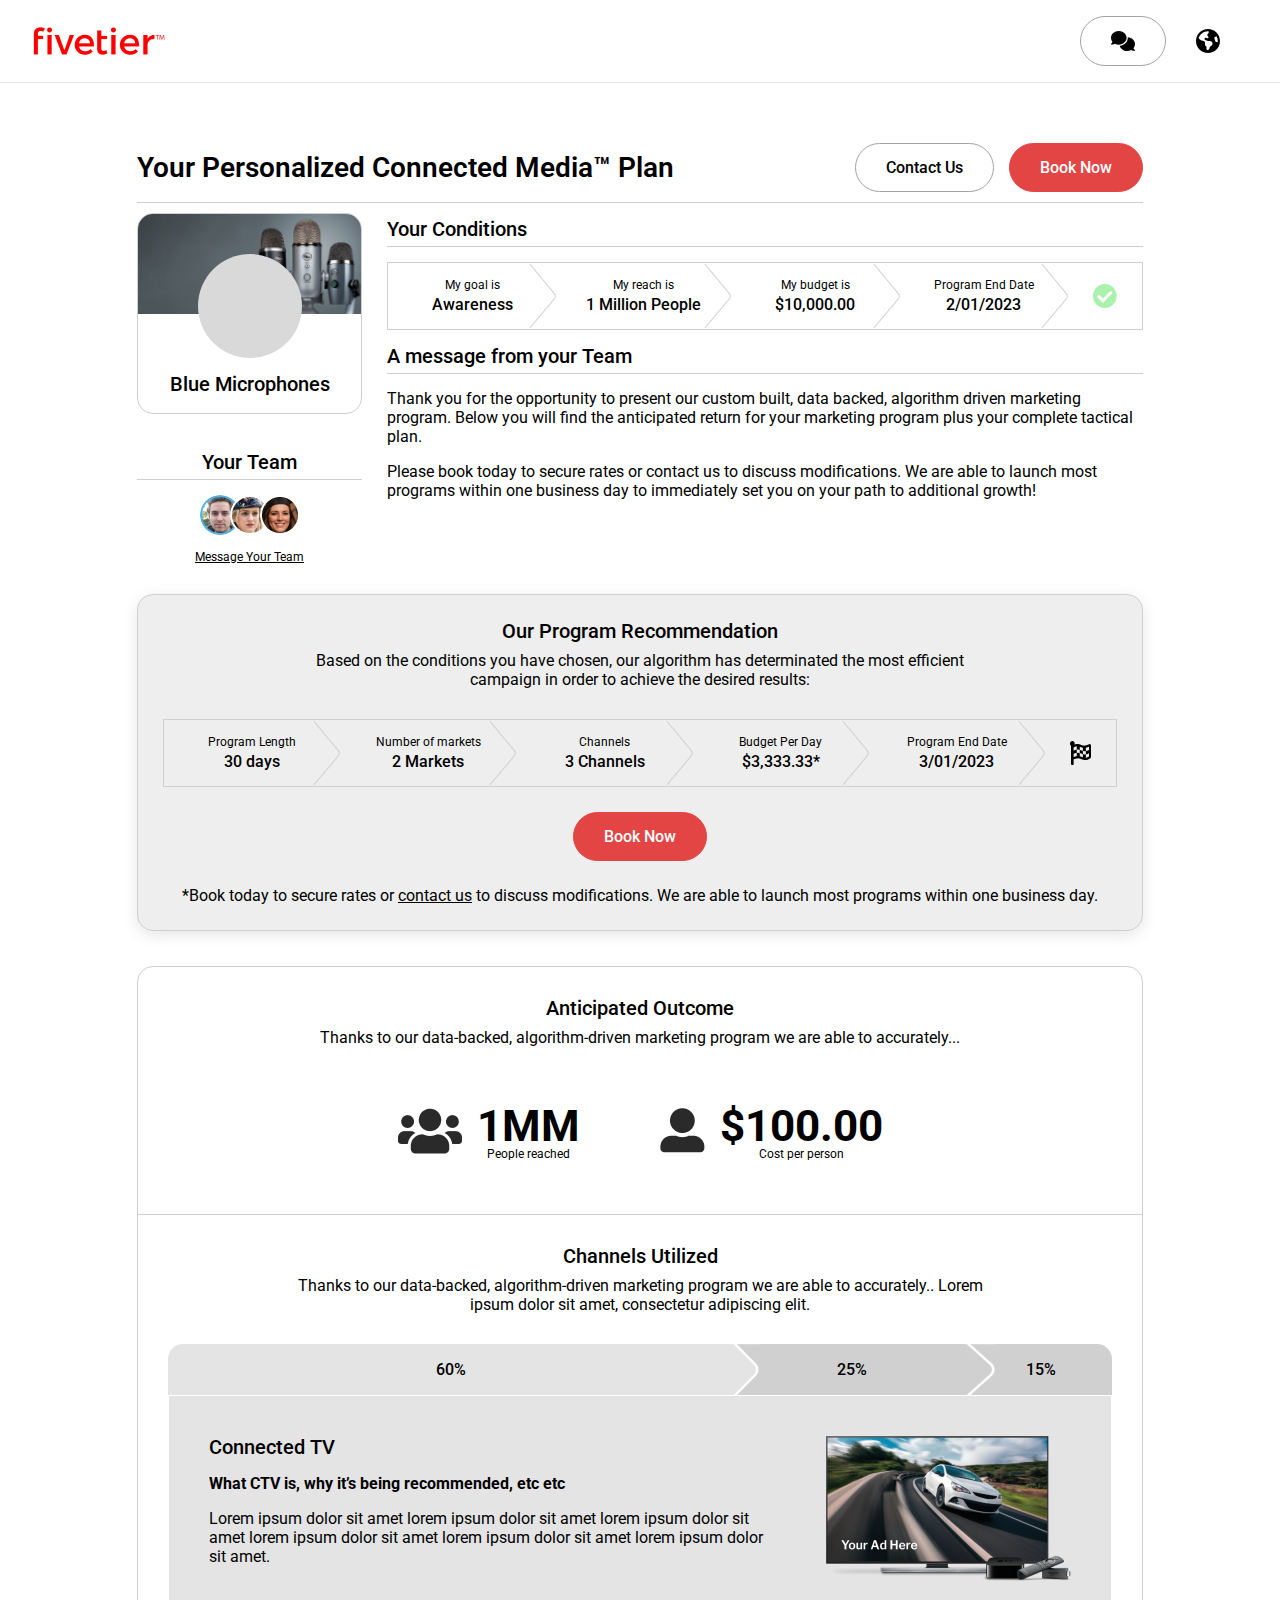
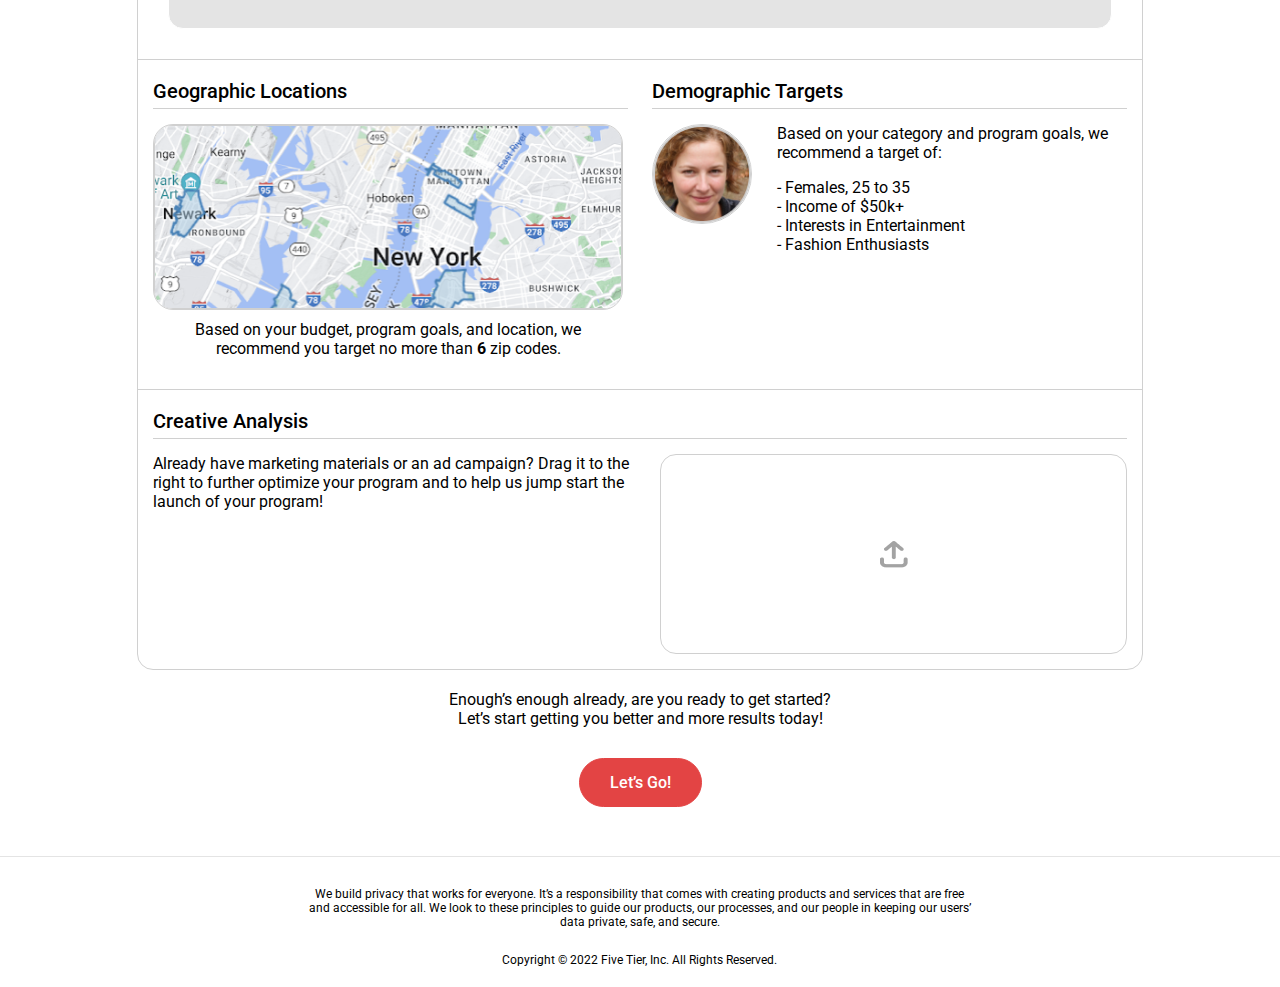
<file: result.html>
<!doctype html>
<html class="no-js" lang="">
    <head>
        <meta charset="utf-8">
        <meta http-equiv="x-ua-compatible" content="ie=edge">
        <title>Site Title Here</title>
        <meta name="description" content="">
        <meta name="viewport" content="width=device-width, initial-scale=1"> 
		<link rel="shortcut icon" type="image/x-icon" href="#">
        <!-- Place favicon.ico in the root directory -->
        
		<!-- CSS here -->
        <link rel="stylesheet" href="assets/css/bootstrap.min.css"> 
        <link rel="stylesheet" href="assets/css/style.css">
        <link rel="stylesheet" href="assets/css/responsive.css">
    </head>
    <body>

       
    <!-- header-area START -->
    <div class="header-area">
        <div class="container-fluid">
            <div class="row align-items-center">
                <div class="col-6">
                    <div class="logo-area">
                        <a href="/"><img src="assets/img/logo.png" alt=""></a>
                    </div>
                </div>
                <div class="col-6 text-end">
                    <ul class="menu-area">
                        <li><a href="#" class="themeBtn"><img src="assets/img/chat.svg" alt=""></a></li>
                        <li><a href="#" class="themeBtn inactive"><img src="assets/img/glob.svg" alt=""></a></li>
                    </ul>
                </div> 
            </div>
        </div>
    </div> 
    <!-- header-area END -->

    <!-- Main -->
    <main>

        <!-- result-area START -->
        <div class="result-area">
            <div class="container">
                <div class="row">
                    <div class="col-lg-12">

                        <!-- Result top -->
                        <div class="result-top"> 
                            <!-- Top Heading -->
                            <div class="topHeading">
                                <h4>Your Personalized Connected Media™ Plan</h4>
                                <div>
                                    <a href="#" class="themeBtn">Contact Us</a>
                                    <button type="button" class="themeBtn active">Book Now</button>
                                </div>
                            </div>
                            
                            <!-- Target overview -->
                            <div class="targetOverview">
                                <div class="targetOverview_left">
                                    <div class="pPrfl">
                                        <img src="assets/img/pcvr.png" alt="">
                                        <div class="ppt"></div>
                                        <h5>Blue Microphones</h5>
                                    </div>
                                    <div class="teamOverview"> 
                                        <h5 class="title">Your Team</h5>
                                        <ul>
                                            <li><img src="assets/img/avater.png" alt=""></li>
                                            <li><img src="assets/img/avater2.png" alt=""></li>
                                            <li><img src="assets/img/avater3.png" alt=""></li>
                                        </ul>
                                        <a href="#">Message Your Team</a>
                                    </div>
                                </div>
                                <div class="targetOverview_right">
                                    <div class="targetOverview_right_top"> 
                                        <h5 class="title">Your Conditions</h5>
                                        <ul class="milstone">
                                            <li>
                                                <p>My goal is </p>
                                                <h5>Awareness</h5>
                                                <img src="assets/img/big_arow.png" alt="">
                                            </li>
                                            <li>
                                                <p>My reach is </p>
                                                <h5>1 Million People</h5>
                                                <img src="assets/img/big_arow.png" alt="">
                                            </li>
                                            <li>
                                                <p>My budget is</p>
                                                <h5>$10,000.00</h5>
                                                <img src="assets/img/big_arow.png" alt="">
                                            </li>
                                            <li>
                                                <p>Program End Date</p>
                                                <h5>2/01/2023</h5>
                                                <img src="assets/img/big_arow.png" alt="">
                                            </li>
                                            <li>
                                                <img style="opacity:.5" src="assets/img/tick.png" alt="">
                                            </li>
                                        </ul>
                                    </div>
                                    <div class="targetOverview_right_below"> 
                                        <h5 class="title">A message from your Team</h5>
                                        <p>Thank you for the opportunity to present our custom built, data backed, algorithm driven marketing program. Below you will find the anticipated return for your marketing program plus your complete tactical plan.
                                        </p>
                                        <p>Please book today to secure rates or contact us to discuss modifications. We are able to launch most programs within one business day to immediately set you on your path to additional growth!</p>
                                    </div>
                                </div>
                            </div>
                        </div>

                        <!-- Recommendation -->
                        <div class="recommendation">
                            <div class="blkTitle"> 
                                <h4>Our Program Recommendation</h4>
                                <p>Based on the conditions you have chosen, our algorithm has determinated the most efficient campaign in order to achieve the desired results:</p>
                            </div> 
                            <ul class="milstone">
                                <li>
                                    <p>Program Length</p>
                                    <h5>30 days</h5>
                                    <img src="assets/img/big_arow.png" alt="">
                                </li>
                                <li>
                                    <p>Number of markets</p>
                                    <h5>2 Markets</h5>
                                    <img src="assets/img/big_arow.png" alt="">
                                </li>
                                <li>
                                    <p>Channels</p>
                                    <h5>3 Channels</h5>
                                    <img src="assets/img/big_arow.png" alt="">
                                </li>
                                <li>
                                    <p>Budget Per Day</p>
                                    <h5>$3,333.33*</h5>
                                    <img src="assets/img/big_arow.png" alt="">
                                </li>
                                <li>
                                    <p>Program End Date</p>
                                    <h5>3/01/2023</h5>
                                    <img src="assets/img/big_arow.png" alt="">
                                </li>
                                <li>
                                    <img src="assets/img/win.png" alt="">
                                </li>
                            </ul>
                            <a href="#" class="themeBtn active">Book Now</a>
                            <p>*Book today to secure rates or <a href="#">contact us</a> to discuss modifications. We are able to launch most programs within one business day.</p>
                        </div>

                        <!-- outcome -->
                        <div class="outcome">
                            <div class="outcome-top">
                                <div class="blkTitle"> 
                                    <h4>Anticipated Outcome</h4>
                                    <p>Thanks to our data-backed, algorithm-driven marketing program we are able to accurately...</p>
                                </div>
                                <div class="numb_blk">
                                    <div class="nm_blk">
                                        <img src="assets/img/multiple.png" alt="">
                                        <h5>1MM <span>People reached</span></h5>
                                    </div>
                                    <div class="nm_blk">
                                        <img src="assets/img/single.png" alt="">
                                        <h5>$100.00 <span>Cost per person</span></h5>
                                    </div>
                                </div>
                            </div>
                            <div class="utiilized">
                                <div class="blkTitle"> 
                                    <h4>Channels Utilized</h4>
                                    <p>Thanks to our data-backed, algorithm-driven marketing program we are able to accurately..
                                        Lorem ipsum dolor sit amet, consectetur adipiscing elit.</p>
                                </div>
                                <div class="utilized-tab">
                                    <ul class="nav" id="pills-tab" role="tablist">
                                        <li class="nav-item" role="presentation" style="width: 60%;">
                                          <button class="nav-link active" id="pills-home-tab" data-bs-toggle="pill" data-bs-target="#pills-home" type="button" role="tab" aria-controls="pills-home" aria-selected="true">60%</button>
                                        </li>
                                        <li class="nav-item" role="presentation" style="width: 25%;">
                                          <button class="nav-link" id="pills-profile-tab" data-bs-toggle="pill" data-bs-target="#pills-profile" type="button" role="tab" aria-controls="pills-profile" aria-selected="false">25%</button>
                                        </li>
                                        <li class="nav-item" role="presentation" style="width: 15%;">
                                          <button class="nav-link" id="pills-contact-tab" data-bs-toggle="pill" data-bs-target="#pills-contact" type="button" role="tab" aria-controls="pills-contact" aria-selected="false">15%</button>
                                        </li> 
                                      </ul>
                                      <div class="tab-content" id="pills-tabContent">
                                        <div class="tab-pane fade show active" id="pills-home" role="tabpanel" aria-labelledby="pills-home-tab" tabindex="0">
                                            <div class="utilized-tab-wrp">
                                                <div class="utilized-tab-wrp-left">
                                                    <h6>Connected TV</h6>
                                                    <p><b>What CTV is, why it’s being recommended, etc etc</b></p>
                                                    <p>Lorem ipsum dolor sit amet lorem ipsum dolor sit amet lorem ipsum dolor sit amet lorem ipsum dolor sit amet lorem ipsum dolor sit amet lorem ipsum dolor sit amet.</p>
                                                </div>
                                                <div class="utilized-tab-wrp-right">
                                                    <img src="assets/img/ad.png" alt="">
                                                </div>
                                            </div>
                                        </div>
                                        <div class="tab-pane fade" id="pills-profile" role="tabpanel" aria-labelledby="pills-profile-tab" tabindex="0">...</div>
                                        <div class="tab-pane fade" id="pills-contact" role="tabpanel" aria-labelledby="pills-contact-tab" tabindex="0">...</div> 
                                      </div>
                                </div>
                            </div>
                            <div class="demogDetails">
                                <div class="row">
                                    <div class="col-lg-6">
                                        <div class="demogDetails_wrp">
                                            <h5 class="title">Geographic Locations</h5>
                                            <div class="demogDetails_wrp_left">
                                                <img src="assets/img/map.png" alt="">
                                                <p>Based on your budget, program goals, and location, we recommend you target no more than  <b>6</b>  zip codes.</p>
                                            </div>
                                        </div>
                                    </div>
                                    <div class="col-lg-6">
                                        <div class="demogDetails_wrp">
                                            <h5 class="title">Demographic Targets</h5>
                                            <div class="demogDetails_wrp_right">
                                                <img src="assets/img/prof.png" alt="">
                                                <div>
                                                    <p>Based on your category and program goals, we recommend a target of:</p>
                                                    <ul>
                                                        <li>- Females, 25 to 35</li>
                                                        <li>- Income of $50k+</li>
                                                        <li>- Interests in Entertainment</li>
                                                        <li>- Fashion Enthusiasts</li>
                                                    </ul> 
                                                </div> 
                                            </div>
                                        </div>
                                    </div>
                                </div>
                            </div>
                            <div class="analysis">
                                <div class="row">
                                    <div class="col-lg-12">
                                        <h5 class="title">Creative Analysis</h5>
                                        <div class="ana_wrp">
                                            <p>Already have marketing materials or an ad campaign? Drag it to the right to further optimize your program and to help us jump start the launch of your program!</p>
                                            <label for="file">
                                                <img src="assets/img/up.png" alt="">
                                                <input type="file" name="" id="file">
                                            </label>
                                        </div>
                                    </div>
                                </div>
                            </div>
                        </div>

                        <!-- go-ahead -->
                        <div class="go-ahead">
                            <p>Enough’s enough already, are you ready to get started?
                                Let’s start getting you better and more results today!
                            </p>
                            <a href="#" class="themeBtn active">Let’s Go!</a>
                        </div>
                    </div>
                </div>
            </div>
        </div>
        <!-- result-area END -->

    </main>
    <!-- Main -->

    <!-- Footer START -->
    <footer>
        <div class="container">
            <div class="row">
                <div class="col-lg-8 offset-lg-2 text-center">
                    <div class="footerWidget">
                        <p>We build privacy that works for everyone. It’s a responsibility that comes with creating products and services that are free and accessible for all. 
                            We look to these principles to guide our products, our processes, and our people in keeping our users’ data private, safe, and secure.</p>
                        <p>Copyright © 2022 Five Tier, Inc. All Rights Reserved.</p>
                    </div>
                </div>
            </div>
        </div>
    </footer>
    <!-- Footer END -->


    
		<!-- JS here --> 
        <script src="assets/js/jquery-3.4.1.min.js"></script>
        <script src="assets/js/popper.min.js"></script>
        <script src="assets/js/bootstrap.min.js"></script> 
        <script src="assets/js/main.js"></script>
    </body>
</html>
</file>
<file: assets/css/style.css>
/*   Theme default css */
@import url('https://fonts.googleapis.com/css2?family=Roboto:ital,wght@0,100;0,300;0,400;0,500;0,700;0,900;1,100;1,300;1,400;1,500;1,700;1,900&display=swap');
body {
  font-family: 'Roboto', sans-serif;
  font-weight: 400;
  color: #000000;
  font-size: 12px;
  line-height: 14px;
  min-height: 100vh;
  position: relative;
}
button {
  cursor: pointer; }

a:focus,
.button:focus {
  text-decoration: none;
  outline: none; }

a:focus,
a:hover {
  color: inherit;
  text-decoration: none; }

a,
button {
  color: inherit;
  outline: medium none; }

button:focus, input:focus, input:focus, textarea, textarea:focus {
  outline: 0; }

 
h1,
h2,
h3,
h4,
h5,
h6 {
  font-family: 'Roboto', sans-serif; 
  color: #000000;
  margin-top: 0px; 
  font-weight: 700;
  text-transform: normal;
 }

h1 a,
h2 a,
h3 a,
h4 a,
h5 a,
h6 a {
  color: inherit; }

h1 {
  font-size: 40px;
}

h2 {
  font-size: 35px; }

h3 {
  font-size: 28px; }

h4 {
  font-size: 22px; }

h5 {
  font-size: 18px; }

h6 {
  font-size: 16px; }

ul {
  margin: 0px;
  padding: 0px; }

li {
  list-style: none; }

.container-fluid{
   padding: 0 30px;
 }
.container{
  max-width: 1030px;
}
/* Chrome, Safari, Edge, Opera */
input::-webkit-outer-spin-button,
input::-webkit-inner-spin-button {
  -webkit-appearance: none;
  margin: 0;
}

/* Firefox */
input[type=number] {
  -moz-appearance: textfield;
}



/* default-css END 
================================== */
 


.header-area {
  padding: 15px 0;
  width: 100%;
  z-index: 99;
  background: transparent;
  border-bottom: 1px solid #E4E4E4;
}
ul.menu-area {
  display: flex;
  align-items: center;
  justify-content: end;
}

ul.menu-area a {
  display: block;
  /* padding: 16px 32px;
  background: #FFFFFF; 
  border: 1px solid #0000;
  border-radius: 1000px; */
  transition: .3s;
}

ul.menu-area a.active {
  border: 1px solid #A3A3A3;
}

ul.menu-area a:hover {
  /* background: #000; */
  /* border-color: #A3A3A3; */
}

ul.menu-area a img {
  transition: .3s;
}

ul.menu-area a:hover img {
  /* filter: invert(1); */
}

  

/* Header section END CampainInfo css START*/








form.multistepform {
  text-align: center;
  padding: 40px 0 105px 0;
}
form.multistepform > h5 {
  font-size: 28px;
  line-height: 33px;
}
.progs {
  width: 221px;
  height: 8px; 
  background: #E4E4E4;
  border-radius: 1000px;
  display: block;
  position: relative;
  margin: auto;
  margin-top: 20px;
  margin-bottom: 90px;
  opacity: 0;
}
.progs::after{
  content: "";
  position: absolute;
  top: 0;
  left: 0;
  width: 0%;
  height: 100%;
  border-radius: 10px;
  background: #E34444;
  transition: .3s;
}
form.multistepform[data-label="two"] .progs ,
form.multistepform[data-label="three"] .progs ,
form.multistepform[data-label="four"] .progs {
  opacity: 1;
}
form.multistepform[data-label="two"] .progs::after{
  width: 30%;
}
form.multistepform[data-label="three"] .progs::after{
  width: 60%;
}
form.multistepform[data-label="four"] .progs::after{
  width: 90%;
}
.stepActionBtns {
  display: flex;
  align-items: center;
  justify-content: space-between;
  margin-top: 85px;
}

.stepActionBtns > div {
  width: 33.5%;
  text-align: center;
}

.themeBtn{
  padding: 14px 30px;
  border-radius: 100px;
  border: 1px solid #A3A3A3;
  background: transparent;
  font-weight: 500;
  font-size: 16px;
  line-height: 19px;
  color: #000000;
  display: flex;
  align-items: center;
  justify-content: center;
  text-decoration: none;
  width: max-content;
}
.themeBtn.inactive{
  border: transparent;
}
.themeBtn.active{
  background: #E34444;
  color: #fff;
  border-color: #E34444;
}
.stepActionBtns > div > button { 
  margin: auto;
}

form.multistepform[data-label="one"] button.goBack {
  opacity: 0;
  pointer-events: none;
}
.stepActionBtns > div > a {
  text-decoration-line: underline;
  opacity: 0;
  pointer-events: none;
}
form.multistepform[data-label="four"] .stepActionBtns > div > a{
  opacity: 1;
  pointer-events: all;
}
.stepActionBtns > div > button img.ilt {
  margin-right: 15px;
}

.stepActionBtns > div > button img.irt {
  margin-left: 15px;
} 
.stepBlks{
  overflow: hidden;
  position: relative;
  /* max-height: 330px; */
  width: 100%;
}
form.multistepform[data-label="one"] .stepBlks{
  min-height: 200px;
}
form.multistepform[data-label="two"] .stepBlks{
  min-height: 245px;
}
form.multistepform[data-label="three"] .stepBlks{
  min-height: 300px;
}
form.multistepform[data-label="four"] .stepBlks{
  min-height: 320px;
}


.stepBlk{
  position: absolute;
  width: 100%;
  top: 50px;
  transition: .2s; 
  opacity: 0;
  visibility: hidden;
  /* display: none; */
}
.stepBlk.active{
  top: 0px;
  opacity: 1;
  visibility: visible;
  /* display: block; */
}
.stepBlk > p {
  font-size: 16px;
  line-height: 19px;
  margin-bottom: 50px;
}
label {
  display: block;
  margin: auto;
  text-align: center;
}

label input {
  border: 1px solid #D0D0D0;
  border-radius: 28px;
  width: 450px;
  height: 45px;
  text-align: center;
  font-size: 16px;
}
.stepBlk > a {
  display: block;
  margin: auto;
  margin-top: 50px;
  width: max-content;
}
.multiSelectOption {
    display: flex;
    align-items: baseline;
    justify-content: center;
}
.selectNow {
  position: relative;
  cursor: pointer;
}
.selectNow input {
  cursor: pointer;
    position: absolute;
    top: 0;
    left: 0;
    width: 100%;
    height: 100%;
    opacity: 0;
}
.selectNow div{
  cursor: pointer;
  background: #FFFFFF;
  border: 1px solid #BDBDBD;
  border-radius: 9px;
  /* transition: .3s;  */
  padding: 24px 21px;
  position: relative;
}

.selectNow input:checked~div{
  border: 2px solid #000;
}
.selectNow h5 {
    font-weight: 500;
    font-size: 20px;
    line-height: 23px;
}
.multiSelectOption > .selectNow{
  margin: 0 13px;
}
.selectNow {
  width: 250px;
}
.trippleColumnContents {
  display: flex;
  /* align-items: baseline; */
}

.trippleColumnContents > div {
  width: 33%;
}

.trippleColumnContents > div > p {
  font-size: 16px;
  line-height: 19px;
  margin-bottom: 20px;
  text-align: center;
}
.trippleColumnContents > div .selectedGoal.selectNow {
  margin: auto;
}

.selectNow div img {
  position: absolute;
  top: -13px;
  right: -13px;
  width: 24px;
  height: 24px;
  background: #fff;
  border-radius: 50%;
}
.trippleColumnContents .twoOfTree input {
  max-width: 310px;
  margin: 40px 0;
}

.trippleColumnContents .twoOfTree {
  border-left: 1px solid #E4E4E4;
  border-right: 1px solid #E4E4E4;
  padding: 0 20px;
}
.trippleColumnContents .twoOfTree > a {
  display: block;
  margin-bottom: 60px;
}
.trippleColumnContents > div.treeOfTree {
  padding: 0 40px;
}

.trippleColumnContents > div.treeOfTree input {
  width: 240px;
  margin-top: 25px;
  margin-bottom: 50px;
}
.selectNow.singlHeading > div {
  display: flex;
  align-items: center;
  justify-content: center;
  min-height: 160px;
  margin: 0;
}


  




/* campaainInfo css END and Footer css START */







footer {
  padding: 30px 0;
  padding-bottom: 20px;
  border-top: 1px solid #E4E4E4;
  position: absolute;
  width: 100%;
  bottom: 0;
  left: 0;
}

.footerWidget p {
  margin-bottom: 24px;
}
.footerWidget p:last-child{
  margin: 0;
}







/* ============================= 
Step page css END and Result css START 
 =============================*/


 



.result-area{
  padding: 50px 0;
}
.topHeading {
  display: flex;
  align-items: center;
  justify-content: space-between;
  padding: 10px 0;
  border-bottom: 1px solid #D0D0D0;
}

.topHeading > div {
  display: flex;
  align-items: center;
}

.topHeading > div button {
  margin-left: 15px;
}

.topHeading h4 {
  margin: 0;
  font-weight: 600;
  font-size: 28px;
  line-height: 33px;
}

.targetOverview {
  display: flex;
  align-items: flex-start;
  margin: 10px 0;
}

.targetOverview_left {
  min-width: 225px;
  max-width: 225px;
}

.targetOverview_left .pPrfl {
  position: relative;
  border: 1px solid #D0D0D0;
  border-radius: 16px;
  overflow: hidden;
}

.targetOverview_left .pPrfl img {
  display: block;
  width: 100%;
  height: 100px;
  object-fit: cover;
  object-position: center;
}

.targetOverview_left .pPrfl h5 {
  font-weight: 500;
  font-size: 20px;
  line-height: 23px;
  text-align: center;
  margin-bottom: 17px;
}

.targetOverview_left .pPrfl  .ppt {
  width: 104px;
  height: 104px;
  background: #D9D9D9;
  border-radius: 50%;
  position: relative;
  margin: auto;
  margin-top: -60px;
  margin-bottom: 15px;
}

.targetOverview_left .pPrfl .ppt img {
  width: 100%;
  height: 100%;
  object-fit: cover;
}

.targetOverview_left .teamOverview {
  text-align: center;
  margin-top: 32px;
}

h5.title {
  border-bottom: 1px solid #D0D0D0;
  font-weight: 500;
  font-size: 20px;
  line-height: 23px;
  padding: 5px 0;
  margin-bottom: 15px;
}

.teamOverview ul {
  display: flex;
  justify-content: center;
  margin: 15px 0;
}

.teamOverview ul li {
  display: block;
  margin: 0 -5px;
}

.teamOverview ul li img {
  width: 40px;
  height: 40px;
  object-fit: cover;
  border-radius: 50%;
}
.targetOverview_right_top ul.milstone {margin: 10px 0;}

.targetOverview_right {
    padding-left: 25px;
}

ul.milstone {
    display: flex;
    border: 1px solid #D0D0D0;
    align-items: center;
}

ul.milstone li {
    padding: 15px 30px;
    min-width: max-content;
    text-align: center;
    width: 100%;
    position: relative;
}
ul.milstone li:last-child {
  width: 80px;
  padding: 0;
}
ul.milstone li:last-child img {
  position: unset;
  padding: 10px 25px;
}
ul.milstone li p {
    margin: 0;
}
ul.milstone li h5 {
    margin: 0;
    font-weight: 500;
    font-size: 16px;
    line-height: 19px;
    margin-top: 3px;
}
.result-top {
  margin-bottom: 30px;
}
.targetOverview_right_below p {
    font-size: 16px;
    line-height: 19px;
}
ul.milstone li > img {
  position: absolute;
  top: 0;
  right: 0;
  height: 100%;
  width: auto;
  pointer-events: none;
  -webkit-user-drag: none;
  user-select: none;
}
.recommendation {
  border: 1px solid #D0D0D0;
  box-shadow: 0px 4px 16px rgba(0, 0, 0, 0.1);
  border-radius: 16px;
  background: #EEEEEE;
  text-align: center;
  padding: 25px;
}

.blkTitle {
  max-width: 700px;
  margin: auto;
  margin-bottom: 30px;
  text-align: center;
}

.blkTitle h4 {
  font-weight: 500;
  font-size: 20px;
  line-height: 23px;
}

.blkTitle p {
  margin: 0;
  font-size: 16px;
  line-height: 19px;
}

.recommendation a.themeBtn.active {
  margin: auto;
  margin: 25px auto;
}

.recommendation > p {
  margin: 0;
  font-size: 16px;
  line-height: 19px;
}

.recommendation > p a {
  text-decoration: underline;
}

.outcome {
  border: 1px solid #D0D0D0;
  border-radius: 16px;
  margin-top: 35px;
}

.outcome-top {
  text-align: center;
  padding: 30px;
  border-bottom: 1px solid #D0D0D0;
}

.numb_blk {
  display: flex;
  align-items: center;
  justify-content: center;
  text-align: center;
}

.nm_blk {
  margin: 25px 40px;
  display: flex;
  align-items: center;
}

.nm_blk img {max-width: 65px;margin-right: 15px;}

.nm_blk > h5 {
  margin: 0;
  font-size: 44px;
  line-height: 48px;
  text-align: center;
}

.nm_blk > h5 span {
  display: block;
  font-weight: 400;
  font-size: 12px;
  line-height: 9px;
  text-align: center;
}

.demogDetails,.analysis {
  padding: 15px;
  border-top: 1px solid #D0D0D0;
}

.demogDetails_wrp_left {
  width: 470px;
  text-align: center;
}

.demogDetails_wrp_left img {
  display: block;
  width: 100%;
  border: 1px solid #D0D0D0;
  border-radius: 20px;
  margin-bottom: 10px;
}

.demogDetails_wrp_left p {
  font-size: 16px;
  line-height: 19px;
}

.demogDetails_wrp_right {
  display: flex;
  align-items: flex-start;
}

.demogDetails_wrp_right img {
  width: 100px;
  height: 100px;
  border: 1px solid #D0D0D0;
  border-radius: 50%;
  margin-right: 25px;
}

.demogDetails_wrp_right p,.demogDetails_wrp_right ul li {
  font-size: 16px;
  line-height: 19px;
}
.ana_wrp {
  display: flex;
  justify-content: space-between;
  align-items: flex-start;
}

.ana_wrp p {
  font-size: 16px;
  line-height: 19px;
  margin-right: 30px;
}

.ana_wrp label {
  border: 1px solid #D0D0D0;
  border-radius: 16px;
  min-width: 467px;
  max-width: 467px;
  height: 200px;
  display: flex;
  align-items: center;
  justify-content: center;
  position: relative;
  transition: .3s;
}

.ana_wrp label input#file {
  position: absolute;
  top: 0;
  left: 0;
  width: 100%;
  height: 100%;
  cursor: pointer;
  opacity: 0;
}
.utilized-tab {
  border-radius: 15px;
  overflow: hidden;
}
.ana_wrp label:hover {
  background: #e2e2e2;
}
.utiilized {
  padding: 30px;
}

.utilized-tab button {
  border: none;
}
.utilized-tab ul li button {
  background-color: #D0D0D0;
  display: block;
  width: 100%;
  padding: 16px 10px;
  font-weight: 500;
  font-size: 16px;
  line-height: 19px;
  text-align: center;
  position: relative;
  transition: 0s !important;
}
.utilized-tab ul li button:after {
  content: "";
  position: absolute;
  width: 30px;
  height: 100%;
  background: url(../img/inactive.png);
  background-size: 100% 100%;
  top: 0;
  right: -25px;
  z-index: 2;
}
.utilized-tab ul li button.active {
  background: #E4E4E4;
}

.utilized-tab ul li button.active:after {
  background: url(../img/active.png);
  background-size: 100% 100%;
}

.utilized-tab ul li:last-child button:after{
  display: none;
}
.utilized-tab div#pills-tabContent {
  background: #E4E4E4;
  border-radius: 0 0 15px 15px;
  border: 1px solid #fff;
  padding: 40px;
}

.utilized-tab-wrp {
  display: flex;
  align-items: flex-start;
}

.utilized-tab-wrp h6 {
  font-weight: 500;
  font-size: 20px;
  line-height: 23px;
  margin-bottom: 15px;
}

.utilized-tab-wrp p {
  font-size: 16px;
  line-height: 19px;
}

.utilized-tab-wrp-left {
  margin-right: 50px;
}
























.go-ahead {
  max-width: 400px;
  margin: auto;
  margin-top: 20px;
  text-align: center;
}

.go-ahead a.themeBtn.active {
  margin: auto;
}

.go-ahead p {
  font-size: 16px;
  line-height: 19px;
  margin-bottom: 30px;
}
</file>
<file: assets/css/responsive.css>
/* Big screen :1200px. */
@media (min-width: 1200px) and (max-width: 1500px) {
    .trippleColumnContents .twoOfTree input {
        max-width: 280px; 
    }

}


/* Normal screen :992px. */
@media (min-width: 992px) and (max-width: 1200px) {
    .trippleColumnContents .twoOfTree input {
        max-width: 250px;
        margin: 30px 0;
    }

}

 
/* Tablet screen :768px. */
@media (min-width: 768px) and (max-width: 991px) {

    ul.milstone li {
        padding: 10px 18px; 
    }
    .targetOverview { 
        flex-wrap: wrap;
        justify-content: center;
    } 
    .targetOverview_right {
        padding-left: 0;
    }
    .topHeading h4 { 
        font-size: 22px; 
    }
    .themeBtn {
        padding: 12px 22px; 
    }
    .result-area {
        padding: 20px 0;
    } 
    .demogDetails_wrp_left {
        width: 100%; 
    }
    .ana_wrp label { 
        min-width: 300px;
        max-width: 300px;
        height: 140px; 
    }
    .selectNow div { 
        padding: 24px 15px; 
    }
    .trippleColumnContents {
        display: block;
        width: 100%;
    }
    .trippleColumnContents > div{
        width: 100%;
        margin-top: 30px;
    }
    .trippleColumnContents .twoOfTree input { 
        margin: 15px 0;
    }
    .trippleColumnContents > div.treeOfTree input { 
        display: block;
        margin: 15px auto;
    }
    .trippleColumnContents .twoOfTree {
        border: none;
        border-top: 1px solid #E4E4E4;
        border-bottom: 1px solid #E4E4E4;
        padding: 20px 0px;
    }
    .trippleColumnContents .twoOfTree > a { 
        margin-bottom: 15px;
    }
    .stepActionBtns { 
        margin-top: 50px;
    }
    form.multistepform[data-label="three"] .stepBlks {
        min-height: 480px;
    }
    form.multistepform[data-label="four"] .stepBlks {
        min-height: 740px;
    }
    .progs { 
        margin-bottom: 40px; 
    }





}

 
/* small screen :320px. */
@media (max-width: 767px) {
    label input{
        max-width: 280px;
    }
    .stepActionBtns { 
        margin-top: 45px;
        flex-wrap: wrap;
    }
    .stepActionBtns > div {
        width: 50%;
        margin-top: 10px;
    }
    .stepActionBtns > div:last-child{
        width: 100%;
        margin-top: 20px;
    }
    form.multistepform > h5 {
        font-size: 22px;
        line-height: 26px;
    }
    .progs { 
        margin-top: 15px;
        margin-bottom: 30px; 
    }
    .stepBlk > p { 
        margin-bottom: 30px;
    }
    .stepBlk > a { 
        margin-top: 25px; 
    }
    .targetOverview { 
        flex-wrap: wrap;
        justify-content: center;
    } 
    ul.milstone {
        flex-wrap: wrap;
    }

    .topHeading {
        flex-wrap: wrap;
    }
    .numb_blk {
        flex-wrap: wrap;
    }
    .demogDetails_wrp_left {
        width: 100%;
    }
    .demogDetails_wrp_right {
        flex-wrap: wrap;
    }
    .ana_wrp {
        flex-wrap: wrap;
    } 
    .ana_wrp label {
        min-width: 100%;
        max-width: 100%;
        height: 100px;
    }
    .container-fluid {
        padding: 0 15px;
    }
    .topHeading h4 { 
        font-size: 22px;
        line-height: 26px;
        width: 100%;
        margin-bottom: 15px;
    }
    .targetOverview_right {
        padding-left: 0;
        margin-top: 15px;
    }
    ul.milstone li > img{
        display: none;
    }
    ul.milstone li:last-child{
        width: 100%;
    }
    ul.milstone li:last-child img{
        display: block;
        margin: auto;
    }
    .nm_blk {
        margin: 20px 10px;
        display: block;
        text-align: center;
        width: 100%;
    }
    .nm_blk img{
        margin: 0;
        margin-bottom: 10px;
    }
    .utiilized {
        padding: 15px;
    }
    .utilized-tab ul li {
        width: 33% !IMPORTANT;
        text-align: center;
        padding: 0;
    }

    .utilized-tab div#pills-tabContent { 
        padding: 20px;
    }
    .utilized-tab ul li button { 
        padding: 20px 5px; 
        padding-left: 20px;
    }
    .utilized-tab-wrp {
        flex-wrap: wrap;
    }

    .utilized-tab-wrp-left {
        margin-right: 0;
    }
    .themeBtn {
        padding: 12px 20px; 
    }




    .selectNow div { 
        padding: 24px 15px; 
    }
    .trippleColumnContents {
        display: block;
        width: 100%;
    }
    .trippleColumnContents > div{
        width: 100%;
        margin-top: 30px;
    }
    .trippleColumnContents .twoOfTree input { 
        margin: 15px 0;
        max-width: 270px;
    }
    .trippleColumnContents > div.treeOfTree input { 
        display: block;
        margin: 15px auto;
    }
    .trippleColumnContents .twoOfTree {
        border: none;
        border-top: 1px solid #E4E4E4;
        border-bottom: 1px solid #E4E4E4;
        padding: 20px 0px;
    }
    .trippleColumnContents .twoOfTree > a { 
        margin-bottom: 15px;
    }
    .stepActionBtns { 
        margin-top: 15px;
    }
    .multiSelectOption {
        display: block;
    }
    .multiSelectOption > .selectNow{
        margin: 0 auto;
        margin-bottom: 15px;
    }
    .stepActionBtns > div > a,
    form.multistepform[data-label="one"] button.goBack{
        display: none;
    }
    form.multistepform[data-label="four"] .stepActionBtns > div > a,
    form.multistepform:not([data-label="one"]) button.goBack{
        display: block;
    }
    .stepActionBtns > div > button span {
        display: none;
    }
    
    .stepActionBtns > div > button img {
        margin: 0 !important;
    }
    form.multistepform[data-label="one"] .stepBlks {
        min-height: 170px;
    }
    form.multistepform[data-label="two"] .stepBlks {
        min-height: 585px;
    }
    form.multistepform[data-label="three"] .stepBlks {
        min-height: 480px;
    }
    form.multistepform[data-label="four"] .stepBlks {
        min-height: 740px;
    }
    .progs { 
        margin-bottom: 40px; 
    }










}
 
/* Large Mobile screen :480px. */
@media only screen and (min-width: 480px) and (max-width: 767px) {
.container {width:450px}
 
}
</file>
